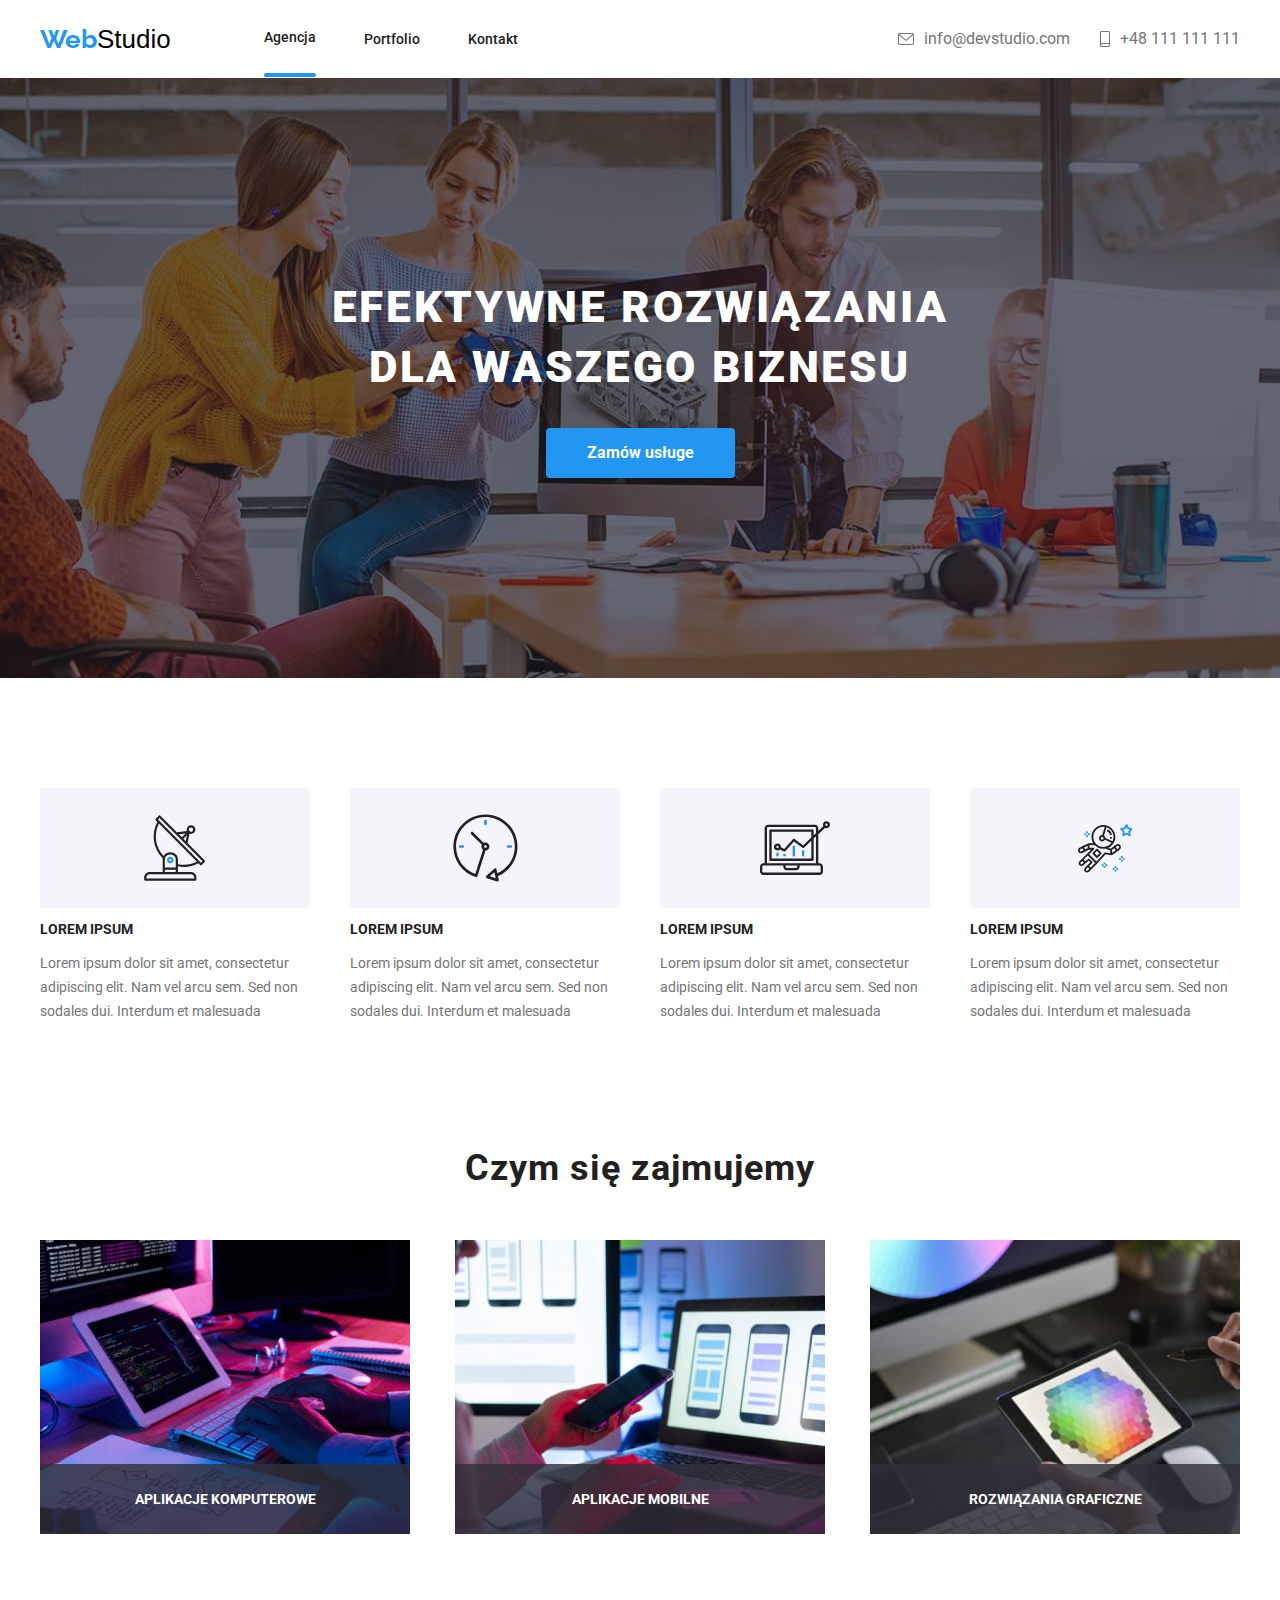
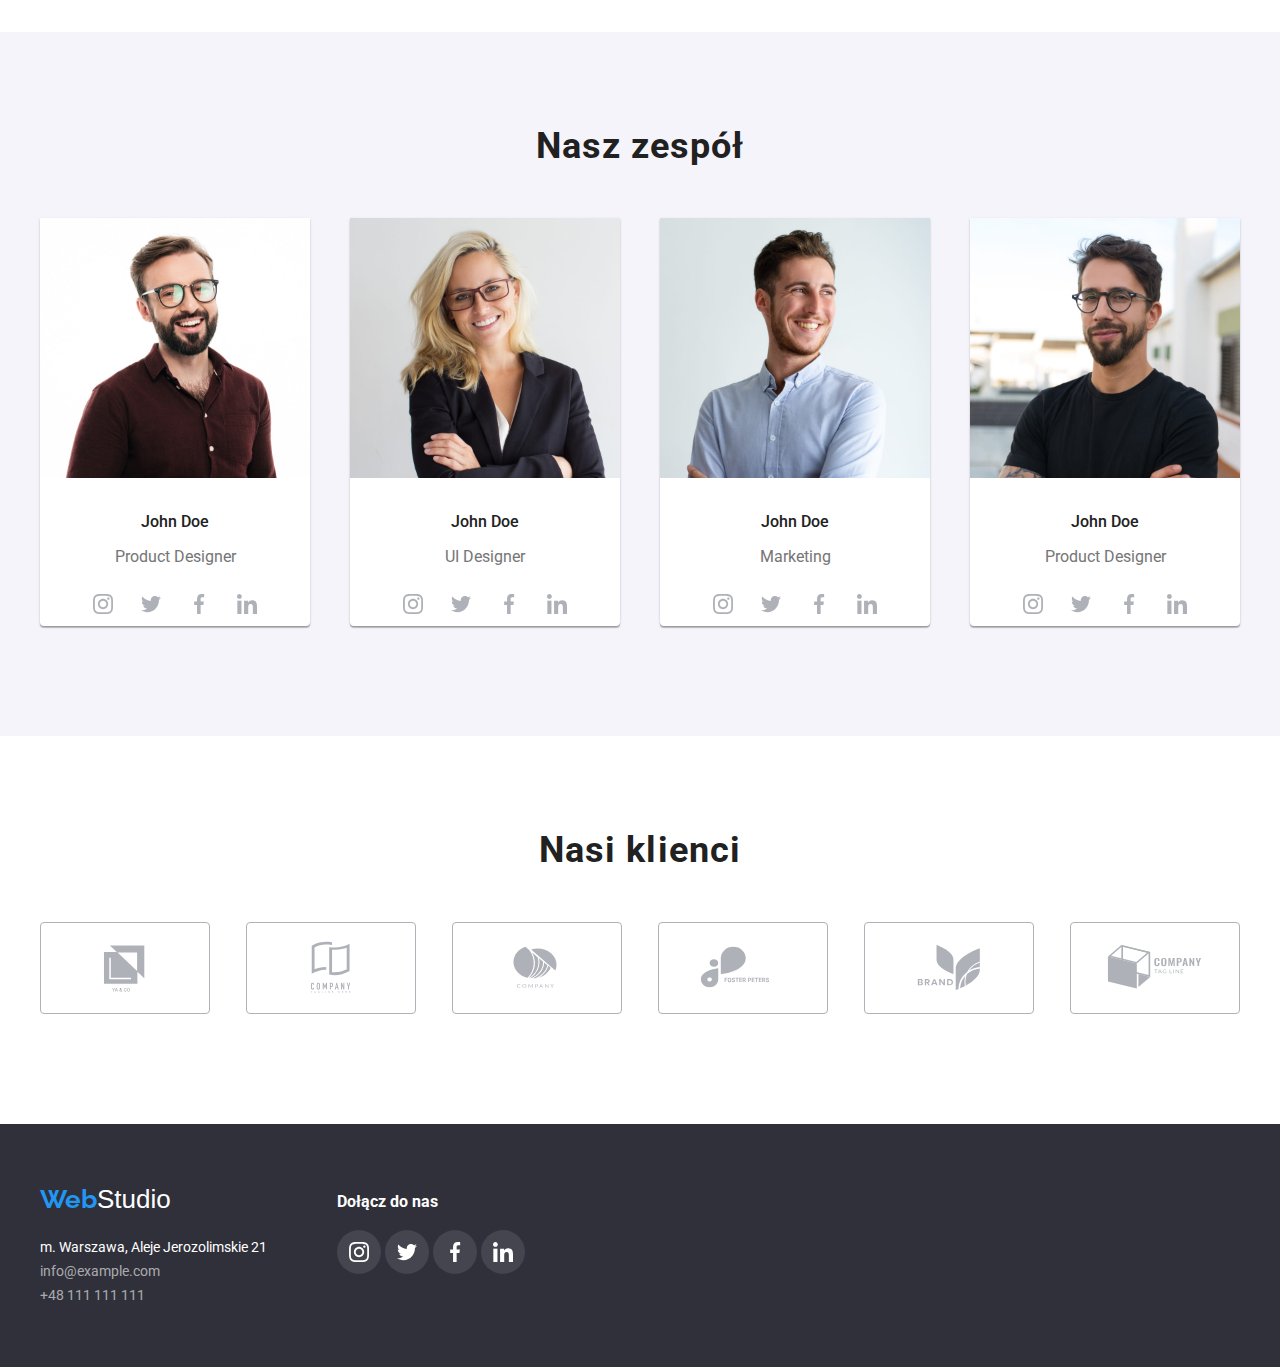
<file: index.html>
<!DOCTYPE html>
<html lang="en">
  <head>
    <meta charset="UTF-8" />
    <meta http-equiv="X-UA-Compatible" content="IE=edge" />
    <meta name="viewport" content="width=device-width, initial-scale=1.0" />
    <link
      rel="stylesheet"
      href="https://cdnjs.cloudflare.com/ajax/libs/modern-normalize/1.0.0/modern-normalize.min.css"
    />
    <link rel="stylesheet" href="css/styles.css" />
    <link rel="preconnect" href="https://fonts.googleapis.com" />
    <link rel="preconnect" href="https://fonts.gstatic.com" crossorigin />
    <link
      href="https://fonts.googleapis.com/css2?family=Raleway:wght@700&family=Roboto:wght@400;500;700;900&display=swap"
      rel="stylesheet"
    />
    <title>Main Page</title>
  </head>
  <body>
    <header class="flex header-style">
      <div class="container flex">
        <div class="flex">
          <a
            class="link-item"
            href="https://jaceksmyl.github.io/goit-markup-hw-01/"
            ><span class="logo">Web</span
            ><span class="logo-header">Studio</span></a
          >
          <nav class="flex">
            <ul class="nav-style flex">
              <li><a class="link active" href="index.html">Agencja</a></li>
              <li>
                <a class="link" href="portfolio.html">Portfolio</a>
              </li>
              <li class="link">Kontakt</li>
            </ul>
          </nav>
        </div>
        <div class="flex">
          <a class="link-item" href="mailto:info@devstudio.com">
            <svg class="icon-header" width="16" height="12">
              <use href="./images/sprite-defs.svg#icon-envelope1"></use>
            </svg>
            info@devstudio.com</a
          >
          <a class="link-item" href="tel:+48111111111">
            <svg class="icon-header" width="10" height="16">
              <use href="./images/sprite-defs.svg#icon-smartphone"></use>
            </svg>
            +48 111 111 111
          </a>
        </div>
      </div>
    </header>
    <main>
      <section class="section-background background-image">
        <div class="title container">
          <h1 class="title-text">EFEKTYWNE ROZWIĄZANIA DLA WASZEGO BIZNESU</h1>
          <button class="button" type="button" data-modal-open>
            Zamów usługe
          </button>
        </div>
      </section>
      <section>
        <div class="container">
          <ul class="flex style-padding">
            <li class="text-list">
              <div class="icons-background">
                <svg width="65.32" height="70">
                  <use href="./images/sprite-defs.svg#icon-antenna-1"></use>
                </svg>
              </div>
              <h3 class="title-text-item">LOREM IPSUM</h3>
              <p class="text">
                Lorem ipsum dolor sit amet, consectetur adipiscing elit. Nam vel
                arcu sem. Sed non sodales dui. Interdum et malesuada
              </p>
            </li>
            <li class="text-list">
              <div class="icons-background">
                <svg class="" width="66.96" height="70">
                  <use href="./images/sprite-defs.svg#icon-clock-1"></use>
                </svg>
              </div>
              <h3 class="title-text-item">LOREM IPSUM</h3>
              <p class="text">
                Lorem ipsum dolor sit amet, consectetur adipiscing elit. Nam vel
                arcu sem. Sed non sodales dui. Interdum et malesuada
              </p>
            </li>
            <li class="text-list">
              <div class="icons-background">
                <svg class="" width="70" height="70">
                  <use href="./images/sprite-defs.svg#icon-diagram-1"></use>
                </svg>
              </div>
              <h3 class="title-text-item">LOREM IPSUM</h3>
              <p class="text">
                Lorem ipsum dolor sit amet, consectetur adipiscing elit. Nam vel
                arcu sem. Sed non sodales dui. Interdum et malesuada
              </p>
            </li>

            <li class="text-list">
              <div class="icons-background">
                <svg class="" width="54.83" height="60.66">
                  <use href="./images/sprite-defs.svg#icon-astronaut-1"></use>
                </svg>
              </div>
              <h3 class="title-text-item">LOREM IPSUM</h3>
              <p class="text">
                Lorem ipsum dolor sit amet, consectetur adipiscing elit. Nam vel
                arcu sem. Sed non sodales dui. Interdum et malesuada
              </p>
            </li>
          </ul>
        </div>
      </section>
      <section>
        <div class="container style-margin">
          <h2 class="title-secondary">Czym się zajmujemy</h2>
          <ul class="flex flex-boxes">
            <li class="label-position">
              <img
                src="images/pc.jpg"
                alt=" ktoś pisze na klawiaturze komutera"
                width="370"
                height="294"
              />
              <p class="label">Aplikacje komputerowe</p>
            </li>
            <li class="label-position">
              <img
                src="images/phone.jpg"
                alt="telefon trzymany w ręce na tle laptopa "
                width="370"
                height="294"
              />
              <p class="label">Aplikacje mobilne</p>
            </li>
            <li class="label-position">
              <img
                src="images/tablet.jpg"
                alt="Ktoś trzyma tablet na tale laptopa"
                width="370"
                height="294"
              />
              <p class="label">Rozwiązania graficzne</p>
            </li>
          </ul>
        </div>
      </section>
      <section class="section-backround-item">
        <div class="container style-color">
          <h2 class="title-secondary">Nasz zespół</h2>
          <ul class="flex flex-boxes">
            <li class="boxes-team box">
              <img
                src="images/man1.jpg"
                alt="Jakiś mężczyzna na zdjęciu"
                width="270"
                height="260"
              />
              <h3 class="name">John Doe</h3>
              <p class="position">Product Designer</p>
              <a class="icons-box">
                <svg class="icon-team">
                  <use href="./images/sprite-defs.svg#icon-instagram"></use>
                </svg>
              </a>
              <a class="icons-box">
                <svg class="icon-team">
                  <use href="./images/sprite-defs.svg#icon-twitter"></use>
                </svg>
              </a>
              <a class="icons-box">
                <svg class="icon-team">
                  <use href="./images/sprite-defs.svg#icon-facebook"></use>
                </svg>
              </a>
              <a class="icons-box">
                <svg class="icon-team">
                  <use href="./images/sprite-defs.svg#icon-linkedin"></use>
                </svg>
              </a>
            </li>
            <li class="boxes-team box">
              <img
                src="images/woman.jpg"
                alt="Jakaś kobieta na zdięciu"
                width="270"
                height="260"
              />
              <h3 class="name">John Doe</h3>
              <p class="position">UI Designer</p>
              <a class="icons-box">
                <svg class="icon-team">
                  <use href="./images/sprite-defs.svg#icon-instagram"></use>
                </svg>
              </a>
              <a class="icons-box">
                <svg class="icon-team">
                  <use href="./images/sprite-defs.svg#icon-twitter"></use>
                </svg>
              </a>
              <a class="icons-box">
                <svg class="icon-team">
                  <use href="./images/sprite-defs.svg#icon-facebook"></use>
                </svg>
              </a>
              <a class="icons-box">
                <svg class="icon-team">
                  <use href="./images/sprite-defs.svg#icon-linkedin"></use>
                </svg>
              </a>
            </li>
            <li class="boxes-team box">
              <img
                src="images/man3.jpg"
                alt="Jakiś mężczyzna na zdjęciu"
                width="270"
                height="260"
              />
              <h3 class="name">John Doe</h3>
              <p class="position">Marketing</p>
              <a class="icons-box">
                <svg class="icon-team">
                  <use href="./images/sprite-defs.svg#icon-instagram"></use>
                </svg>
              </a>
              <a class="icons-box">
                <svg class="icon-team">
                  <use href="./images/sprite-defs.svg#icon-twitter"></use>
                </svg>
              </a>
              <a class="icons-box">
                <svg class="icon-team">
                  <use href="./images/sprite-defs.svg#icon-facebook"></use>
                </svg>
              </a>
              <a class="icons-box">
                <svg class="icon-team">
                  <use href="./images/sprite-defs.svg#icon-linkedin"></use>
                </svg>
              </a>
            </li>
            <li class="boxes-team box">
              <img
                src="images/man2.jpg"
                alt="Jakiś mężczyzna na zdjęciu"
                width="270"
                height="260"
              />
              <h3 class="name">John Doe</h3>
              <p class="position">Product Designer</p>
              <a class="icons-box">
                <svg class="icon-team">
                  <use href="./images/sprite-defs.svg#icon-instagram"></use>
                </svg>
              </a>
              <a class="icons-box">
                <svg class="icon-team">
                  <use href="./images/sprite-defs.svg#icon-twitter"></use>
                </svg>
              </a>
              <a class="icons-box">
                <svg class="icon-team">
                  <use href="./images/sprite-defs.svg#icon-facebook"></use>
                </svg>
              </a>
              <a class="icons-box">
                <svg class="icon-team">
                  <use href="./images/sprite-defs.svg#icon-linkedin"></use>
                </svg>
              </a>
            </li>
          </ul>
        </div>
      </section>
      <section>
        <div class="container container-item">
          <h2 class="title-secondary">Nasi klienci</h2>
          <ul class="customers">
            <li class="customers-box flex">
              <svg class="icon-customers" width="106" height="60">
                <use href="./images/sprite-defs.svg#icon-Logo"></use>
              </svg>
            </li>
            <li class="customers-box flex">
              <svg class="icon-customers" width="106" height="60">
                <use href="./images/sprite-defs.svg#icon-Logo1"></use>
              </svg>
            </li>
            <li class="customers-box flex">
              <svg class="icon-customers" width="106" height="60">
                <use href="./images/sprite-defs.svg#icon-Logo2"></use>
              </svg>
            </li>
            <li class="customers-box flex">
              <svg class="icon-customers" width="106" height="60">
                <use href="./images/sprite-defs.svg#icon-Logo3"></use>
              </svg>
            </li>
            <li class="customers-box flex">
              <svg class="icon-customers" width="106" height="60">
                <use href="./images/sprite-defs.svg#icon-Logo4"></use>
              </svg>
            </li>
            <li class="customers-box flex">
              <svg class="icon-customers" width="106" height="60">
                <use href="./images/sprite-defs.svg#icon-Logo5"></use>
              </svg>
            </li>
          </ul>
        </div>
      </section>
    </main>
    <footer class="footer-color">
      <div class="container flex-footer">
        <div class="footer-position">
          <a
            class="footer-style-item"
            href="https://jaceksmyl.github.io/goit-markup-hw-01/"
            ><span class="logo">Web</span
            ><span class="logo-item">Studio</span></a
          >
          <address>m. Warszawa, Aleje Jerozolimskie 21</address>
          <a class="contacts" href="mailto:info@example.com">info@example.com</a
          ><br />
          <a class="contacts" href="tel:+48111111111">+48 111 111 111</a>
        </div>
        <div class="footer-position footer-position-item">
          <p class="style">Dołącz do nas</p>
          <a class="icon-footer-item">
            <svg class="icon-footer">
              <use href="./images/sprite-defs.svg#icon-instagram"></use>
            </svg>
          </a>
          <a class="icon-footer-item">
            <svg class="icon-footer">
              <use href="./images/sprite-defs.svg#icon-twitter"></use>
            </svg>
          </a>
          <a class="icon-footer-item">
            <svg class="icon-footer">
              <use href="./images/sprite-defs.svg#icon-facebook"></use>
            </svg>
          </a>
          <a class="icon-footer-item">
            <svg class="icon-footer">
              <use href="./images/sprite-defs.svg#icon-linkedin"></use>
            </svg>
          </a>
        </div>
      </div>
    </footer>
    <div class="backdrop is-hidden" data-modal>
      <div class="modal">
        <button type="button" class="close-btn" data-modal-close>
          <svg class="close-btn-item">
            <use href="./images/sprite-close.svg#icon-icon-close"></use>
          </svg>
        </button>
      </div>
    </div>
    <script src="./js/modal.js"></script>
  </body>
</html>
</file>
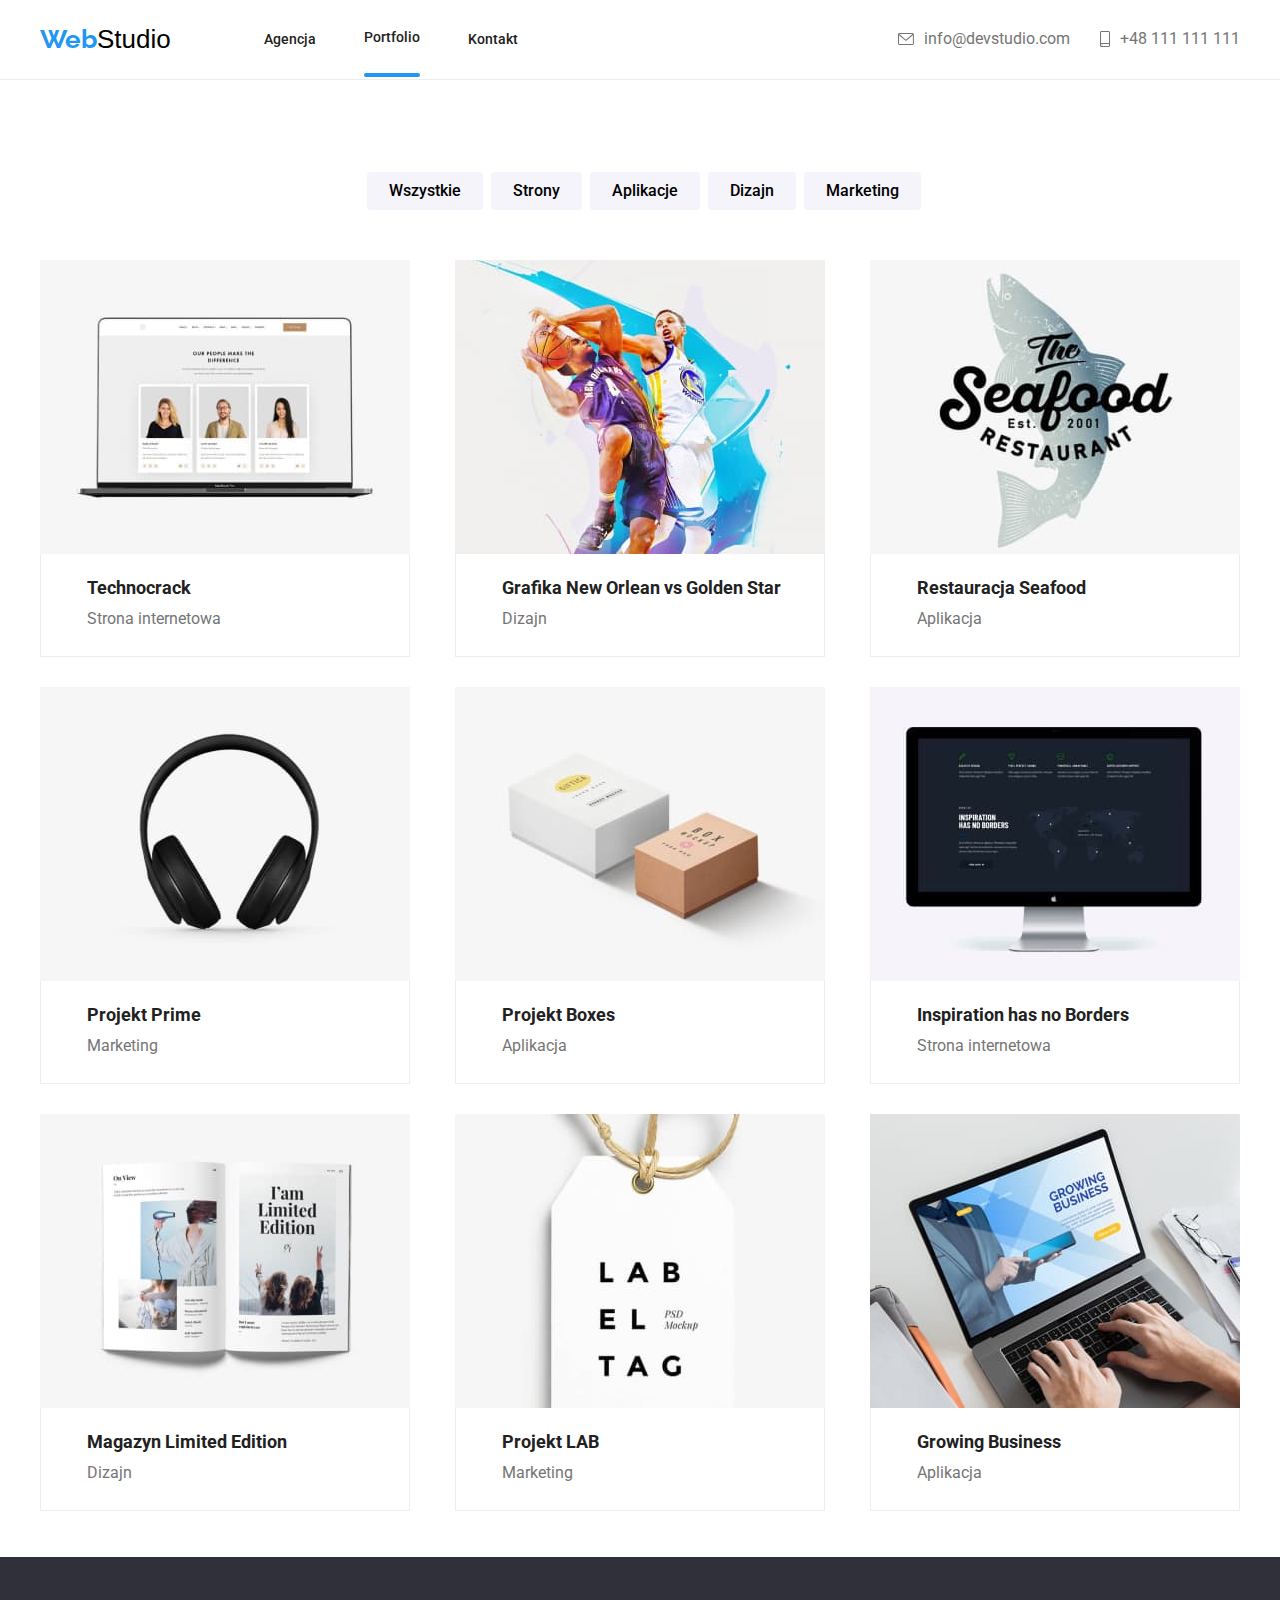
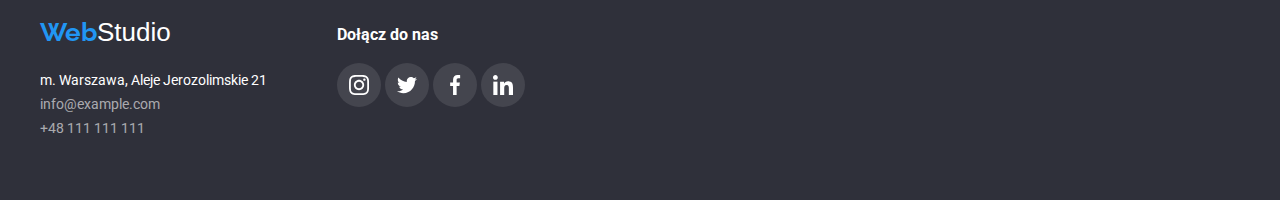
<file: portfolio.html>
<!DOCTYPE html>
<html lang="en">
  <head>
    <meta charset="UTF-8" />
    <meta http-equiv="X-UA-Compatible" content="IE=edge" />
    <meta name="viewport" content="width=device-width, initial-scale=1.0" />
    <link
      rel="stylesheet"
      href="https://cdnjs.cloudflare.com/ajax/libs/modern-normalize/1.0.0/modern-normalize.min.css"
    />
    <link rel="stylesheet" href="css/styles.css" />
    <link rel="preconnect" href="https://fonts.googleapis.com" />
    <link rel="preconnect" href="https://fonts.gstatic.com" crossorigin />
    <link
      href="https://fonts.googleapis.com/css2?family=Raleway:wght@700&family=Roboto:wght@400;500;700;900&display=swap"
      rel="stylesheet"
    />
    <title>Portfolio</title>
  </head>
  <body>
    <header class="flex header-style">
      <div class="container flex">
        <div class="flex">
          <a
            class="link-item"
            href="https://jaceksmyl.github.io/goit-markup-hw-01/"
            ><span class="logo">Web</span
            ><span class="logo-header">Studio</span></a
          >
          <nav class="flex">
            <ul class="nav-style flex">
              <li><a class="link" href="index.html">Agencja</a></li>
              <li>
                <a class="link active" href="portfolio.html">Portfolio</a>
              </li>
              <li class="link">Kontakt</li>
            </ul>
          </nav>
        </div>
        <div class="flex">
          <a class="link-item" href="mailto:info@devstudio.com">
            <svg class="icon-header" width="16" height="12">
              <use href="./images/sprite-defs.svg#icon-envelope1"></use>
            </svg>
            info@devstudio.com</a
          >
          <a class="link-item" href="tel:+48111111111">
            <svg class="icon-header" width="10" height="16">
              <use href="./images/sprite-defs.svg#icon-smartphone"></use>
            </svg>
            +48 111 111 111
          </a>
        </div>
      </div>
    </header>
    <main>
      <section>
        <div class="container">
          <ul class="menu flex-portfolio">
            <li><button class="buttons" type="button">Wszystkie</button></li>
            <li><button class="buttons" type="button">Strony</button></li>
            <li><button class="buttons" type="button">Aplikacje</button></li>
            <li><button class="buttons" type="button">Dizajn</button></li>
            <li><button class="buttons" type="button">Marketing</button></li>
          </ul>
        </div>
      </section>
      <section>
        <div class="container size-item">
          <ul class="flex flex-wrap">
            <li class="box-shadow">
              <div class="box-hidden">
                <img
                  src="images/webside.jpg"
                  alt="webside"
                  width="370"
                  height="294"
                />
                <div class="overlay">
                  <p>
                    Technocrack jest popularną platformą wykorzystywaną do
                    rozpowszechniania koronawirusa. Firmy wykorzystują tę
                    platformę do celów szpiegowskich i ataków na
                    niezabezpieczone serwery konkurencji.
                  </p>
                </div>
              </div>
              <div class="boxes">
                <h3 class="description">Technocrack</h3>
                <p class="description-item">Strona internetowa</p>
              </div>
            </li>

            <li class="box-shadow">
              <div class="box-hidden">
                <img
                  src="images/basket.jpg"
                  alt="basket"
                  width="370"
                  height="294"
                />
                <div class="overlay">
                  <p>
                    Technocrack jest popularną platformą wykorzystywaną do
                    rozpowszechniania koronawirusa. Firmy wykorzystują tę
                    platformę do celów szpiegowskich i ataków na
                    niezabezpieczone serwery konkurencji.
                  </p>
                </div>
              </div>
              <div class="boxes">
                <h3 class="description">Grafika New Orlean vs Golden Star</h3>
                <p class="description-item">Dizajn</p>
              </div>
            </li>
            <li class="box-shadow">
              <div class="box-hidden">
                <img
                  src="images/imgseafood.jpg"
                  alt="seafood"
                  width="370"
                  height="294"
                />
                <div class="overlay">
                  <p>
                    Technocrack jest popularną platformą wykorzystywaną do
                    rozpowszechniania koronawirusa. Firmy wykorzystują tę
                    platformę do celów szpiegowskich i ataków na niezabezpieczone
                    serwery konkurencji.
                  </p>
                </div>
              </div>
              <div class="boxes">
                <h3 class="description">Restauracja Seafood</h3>
                <p class="description-item">Aplikacja</p>
              </div>
            </li>
            <li class="box-shadow">
              <div class="box-hidden">
                <img
                  src="images/imgheadphones.jpg"
                  alt="headphones"
                  width="370"
                  height="294"
                />
                <div class="overlay">
                  <p>
                    Technocrack jest popularną platformą wykorzystywaną do
                    rozpowszechniania koronawirusa. Firmy wykorzystują tę
                    platformę do celów szpiegowskich i ataków na niezabezpieczone
                    serwery konkurencji.
                  </p>
                </div>
              </div>
              <div class="boxes">
                <h3 class="description">Projekt Prime</h3>
                <p class="description-item">Marketing</p>
              </div>
            </li>
            <li class="box-shadow">
              <div class="box-hidden">
                <img src="images/box.jpg" alt="boxes" width="370" height="294" />
                <div class="overlay">
                  <p>
                    Technocrack jest popularną platformą wykorzystywaną do
                    rozpowszechniania koronawirusa. Firmy wykorzystują tę
                    platformę do celów szpiegowskich i ataków na niezabezpieczone
                    serwery konkurencji
                  </p>
                </div>
              </div>
              <div class="boxes">
                <h3 class="description">Projekt Boxes</h3>
                <p class="description-item">Aplikacja</p>
              </div>
            </li>
            <li class="box-shadow">
              <div class="box-hidden">

                  <img
                    src="images/screen.jpg"
                    alt="screen"
                    width="370"
                    height="294"
                  />
                  <div class="overlay">
                    <p>
                      Technocrack jest popularną platformą wykorzystywaną do
                      rozpowszechniania koronawirusa. Firmy wykorzystują tę
                      platformę do celów szpiegowskich i ataków na niezabezpieczone
                      serwery konkurencji.
                    </p>
                  </div>
              </div>
              <div class="boxes">
                <h3 class="description">Inspiration has no Borders</h3>
                <p class="description-item">Strona internetowa</p>
              </div>
            </li>
            <li class="box-shadow">
              <div class="box-hidden">
                  <img
                    src="images/booklet.jpg"
                    alt="booklet"
                    width="370"
                    height="294"
                  />
                  <div class="overlay">
                    <p>
                      Technocrack jest popularną platformą wykorzystywaną do
                      rozpowszechniania koronawirusa. Firmy wykorzystują tę
                      platformę do celów szpiegowskich i ataków na niezabezpieczone
                      serwery konkurencji.
                    </p>
                  </div>
              </div>
              <div class="boxes">
                <h3 class="description">Magazyn Limited Edition</h3>
                <p class="description-item">Dizajn</p>
              </div>
            </li>
            <li class="box-shadow">
              <div class="box-hidden">

                  <img
                    src="images/labeltag.jpg"
                    alt="lebeltag"
                    width="370"
                    height="294"
                  />
                  <div class="overlay">
                    <p>
                      Technocrack jest popularną platformą wykorzystywaną do
                      rozpowszechniania koronawirusa. Firmy wykorzystują tę
                      platformę do celów szpiegowskich i ataków na niezabezpieczone
                      serwery konkurencji.
                    </p>
                  </div>
              </div>
              <div class="boxes">
                <h3 class="description">Projekt LAB</h3>
                <p class="description-item">Marketing</p>
              </div>
            </li>
            <li class="box-shadow">
                <div  class="box-hidden">
                  <img
                    src="images/laptop.jpg"
                    alt="laptop"
                    width="370"
                    height="294"
                  />
                  <div class="overlay">
                    <p>
                      Technocrack jest popularną platformą wykorzystywaną do
                      rozpowszechniania koronawirusa. Firmy wykorzystują tę
                      platformę do celów szpiegowskich i ataków na niezabezpieczone
                      serwery konkurencji.
                    </p>
                  </div>
              </div>
              <div class="boxes">
                <h3 class="description">Growing Business</h3>
                <p class="description-item">Aplikacja</p>
              </div>
            </li>
          </ul>
        </div>
      </section>
    </main>
    <footer class="footer-color">
      <div class="container flex-footer">
        <div class="footer-position">
          <a
            class="footer-style-item"
            href="https://jaceksmyl.github.io/goit-markup-hw-01/"
            ><span class="logo">Web</span
            ><span class="logo-item">Studio</span></a
          >
          <address>m. Warszawa, Aleje Jerozolimskie 21</address>
          <a class="contacts" href="mailto:info@example.com">info@example.com</a
          ><br />
          <a class="contacts" href="tel:+48111111111">+48 111 111 111</a>
        </div>
        <div class="footer-position footer-position-item">
          <p class="style">Dołącz do nas</p>
          <a class="icon-footer-item">
            <svg class="icon-footer">
              <use href="./images/sprite-defs.svg#icon-instagram"></use>
            </svg>
          </a>
          <a class="icon-footer-item">
            <svg class="icon-footer">
              <use href="./images/sprite-defs.svg#icon-twitter"></use></svg
          ></a>
          <a class="icon-footer-item">
            <svg class="icon-footer">
              <use href="./images/sprite-defs.svg#icon-facebook"></use>
            </svg>
          </a>
          <a class="icon-footer-item">
            <svg class="icon-footer">
              <use href="./images/sprite-defs.svg#icon-linkedin"></use></svg
          ></a>
        </div>
      </div>
    </footer>
  </body>
</html>
</file>
<file: css/styles.css>
*::before,
*::after {
  box-sizing: border-box;
}

body {
  font-family: "Roboto", "Raleway", sans-serif;
}

.nav-style {
  font-family: "Roboto", sans-serif;
  font-weight: 500;
  font-size: 14px;
  line-height: 1.14;
  width: 254px;
  justify-content: space-between;
  padding: 0px;
  margin-left: 93px;
}
.header-style {
  border-bottom: 1px solid #ececec;
  height: 80px;
  margin-bottom: -2px;
}

.link {
  text-decoration: none;
  font-family: "Roboto", sans-serif;
  cursor: pointer;
  color: #212121;
  transition: cubic-bezier(0.4, 0, 0.2, 1);
  transition-duration: 250ms;
  transition-property: color;
}
.link-item {
  text-decoration: none;
  color: #757575;
  margin-right: 0px;
  display: flex;
  justify-content: center;
  align-items: center;
  transition: cubic-bezier(0.4, 0, 0.2, 1);
  transition-duration: 250ms;
  transition-property: color, fill;
}
.link-item:hover,
.link-item:hover svg {
  fill: #2196f3;
  color: #2196f3;
  cursor: pointer;
}

.icon-header {
  fill: #757575;
  margin-right: 10px;
  margin-left: 30px;
  transition: cubic-bezier(0.4, 0, 0.2, 1);
  transition-duration: 250ms;
  transition: color;
}

.link:focus,
.link:hover {
  color: rgba(33, 150, 243, 1);
}

.title {
  color: #ffffff;
  height: 600px;
  text-align: center;
  padding-bottom: 94px;
}
.section-background {
  background: #2f303a;
}
.section-backround-item {
  background: #f5f4fa;
}
.background-image {
  background-image: linear-gradient(
      rgba(47, 48, 58, 0.4),
      rgba(47, 48, 58, 0.4)
    ),
    url("../images/overlay.jpg");
  background-repeat: no-repeat;
  background-position: 50% 50%;
  max-width: 1600px;
  margin: 0 auto;
}

.title-text {
  font-weight: 900;
  font-size: 44px;
  line-height: 1.36;
  letter-spacing: 0.06em;
  text-transform: uppercase;
  width: 696px;
  padding-top: 200px;
  border: 0px;
  text-align: center;
  margin: 0 auto;
}

.button {
  margin-top: 30px;
  line-height: 1.875;
  background-color: rgba(33, 150, 243, 1);
  color: rgba(255, 255, 255, 1);
  border-radius: 4px;
  font-weight: 700;
  padding: 10px 41px;
  border: 0px;
}
.button:hover {
  cursor: pointer;
}

.text-list {
  box-sizing: border-box;
}
.title-text-item {
  font-weight: 700;
  font-size: 14px;
  line-height: 1.14;
  color: #212121;
  width: 270px;
}

.text {
  font-size: 14px;
  line-height: 1.714;
  color: #757575;
  width: 270px;
}

.team {
  background: #f5f4fa;
}
.title-secondary {
  font-family: Roboto;
  font-size: 36px;
  font-weight: 700;
  line-height: 1.16;
  letter-spacing: 0.03em;
  color: rgba(33, 33, 33, 1);
  text-align: center;
  margin-bottom: 50px;
  margin-top: 0px;
}

.name {
  font-weight: 500;
  font-size: 16px;
  line-height: 1.187;
  color: rgba(33, 33, 33, 1);
  margin-top: 30px;
}
.position {
  color: rgba(117, 117, 117, 1);
  font-size: 16px;
  line-height: 1.187;
  margin-top: 10px;
}

.footer-style {
  padding-top: 60px;
  height: 252px;
}
.footer-style-item {
  text-decoration: none;
}
.footer-color {
  background: #2f303a;
  display: flex;
}
.logo {
  font-family: "Raleway", sans-serif;
  font-weight: 700;
  font-size: 26px;
  line-height: 1.192;
  color: #2196f3;
  transition: cubic-bezier(0.4, 0, 0.2, 1);
  transition-duration: 250ms;
}
.logo-item {
  font-family: "Oleo Script", sans-serif;
  font-size: 26px;
  line-height: 1.192;
  color: #ffffff;
  transition: cubic-bezier(0.4, 0, 0.2, 1);
  transition-duration: 250ms;
}

.logo-header {
  font-family: "Oleo Script", sans-serif;
  font-size: 26px;
  line-height: 1.38;
  color: black;
  transition: cubic-bezier(0.4, 0, 0.2, 1);
  transition-duration: 250ms;
}

address {
  font-size: 14px;
  line-height: 1.724;
  color: #ffffff;
  padding-top: 20px;
  font-style: normal;
}
.contacts {
  font-size: 14px;
  line-height: 1.724;
  color: rgba(255, 255, 255, 0.6);
  text-decoration: none;
}
.contacts-portfolio {
  font-size: 14px;
  line-height: 1.724;
  color: rgba(255, 255, 255, 0.6);
}
.menu {
  font-weight: 500;
  font-size: 16px;
  line-height: 1.625;
  padding-left: 0px;
}
.buttons {
  padding: 6px 22px;
  border-style: none;
  border-radius: 4px;
  background: #f5f4fa;
  font-family: "Roboto";
  font-weight: 500;
  font-size: 16px;
  line-height: 26px;
  margin-left: 8px;
  transition: cubic-bezier(0.4, 0, 0.2, 1);
  transition-duration: 250ms;
  transition-property: color, background-color;
}
.buttons:focus,
.buttons:hover {
  background-color: #2196f3;
  color: #ffffff;
  cursor: pointer;
}

.description {
  font-weight: 700;
  font-size: 18px;
  line-height: 2;
  width: 322px;
  height: 36px;
  color: #212121;
  padding-left: 24px;
  margin: 0px;
}

.description-item {
  font-weight: 400;
  font-size: 16px;
  line-height: 1.625;
  width: 322px;
  height: 30px;
  color: #757575;
  padding-left: 24px;
  margin: 0px;
}
.box {
  box-sizing: content-box;
  border-radius: 0px 0px 4px 4px;
  width: 270px;
  text-align: center;
}
.box-shadow {
  margin-bottom: 30px;
  transition: cubic-bezier(0.4, 0, 0.2, 1);
  transition-duration: 250ms;
  transition-property: box-shadow, overlay;
  position: relative;
}
.box-hidden {
  width: 370px;
  height: 294px;
  overflow: hidden;
}

.box-shadow:hover {
  cursor: pointer;
  box-shadow: 0px 1px 1px rgba(0, 0, 0, 0.12), 0px 4px 4px rgba(0, 0, 0, 0.06),
    1px 4px 6px rgba(0, 0, 0, 0.16);
}
.boxes {
  border-left: 1px solid rgba(238, 238, 238, 1);
  border-bottom: 1px solid rgba(238, 238, 238, 1);
  border-right: 1px solid rgba(238, 238, 238, 1);
  padding: 20px 22px;
  margin-top: -4px;
}
.boxes-team {
  box-shadow: 0px 1px 3px rgba(0, 0, 0, 0.12), 0px 1px 1px rgba(0, 0, 0, 0.14),
    0px 2px 1px rgba(0, 0, 0, 0.2);
  border-radius: 0px 0px 4px 4px;
  background: #ffffff;
}
.flex-boxes {
  align-items: center;
  padding-left: 0px;
}
.container {
  width: 1200px;
  margin: 0 auto;
}
.flex {
  display: flex;
  list-style: none;
  justify-content: space-between;
  align-items: center;
}
.flex-portfolio {
  display: flex;
  list-style: none;
  justify-content: center;
  align-content: flex-start;
  margin-top: 94px;
  margin-bottom: 50px;
}
.flex-wrap {
  flex-wrap: wrap;
  padding-left: 0px;
}
.style-color {
  padding-bottom: 94px;
  padding-top: 94px;
  padding-left: 0px;
}
.style-padding {
  padding-bottom: 94px;
  padding-top: 94px;
  padding-left: 0px;
}
.size-item {
  margin-top: 34px;
}
.style-margin {
  margin-bottom: 94px;
}

.icon:hover {
  fill: #2196f3;
  cursor: pointer;
}
.icon {
  fill: #757575;
  margin-right: 10px;
}
.icon-team {
  width: 20px;
  height: 20px;
  transition: cubic-bezier(0.4, 0, 0.2, 1);
  transition-duration: 250ms;
}
.icons-box {
  display: inline-flex;
  fill: #afb1b8;
  width: 44px;
  height: 44px;
  align-items: center;
  justify-content: center;
}
.icons-box:hover {
  background: #2196f3;
  border-radius: 50%;
  fill: white;
  cursor: pointer;
}

.icon-customers {
  display: flex;
  fill: #afb1b8;
  transition: cubic-bezier(0.4, 0, 0.2, 1);
  transition-duration: 250ms;
  transition-property: fill;
}

.icons-background {
  background: #f5f4fa;
  border-radius: 4px;
  width: 270px;
  height: 120px;
  display: flex;
  justify-content: center;
  align-items: center;
}

.customers {
  list-style: none;
  padding: 0px;
  display: flex;
  justify-content: space-between;
}
.customers-box {
  box-sizing: border-box;
  border: 1px solid #afb1b8;
  border-radius: 4px;
  display: flex;
  justify-content: center;
  width: 170px;
  height: 92px;
}

.container-item {
  padding-bottom: 94px;
  padding-top: 94px;
}

.customers-box:hover svg {
  cursor: pointer;
  fill: #2196f3;
}
.customers-box:hover {
  border: 1px solid #2196f3;
  border-radius: 4px;
  cursor: pointer;
}

.icon-footer {
  fill: #ffffff;
  width: 20px;
  height: 20px;
}
.icon-footer-item {
  display: inline-flex;
  fill: white;
  cursor: pointer;
  background: rgba(255, 255, 255, 0.1);
  border-radius: 50%;
  width: 44px;
  height: 44px;
  align-items: center;
  justify-content: center;
  flex-direction: row;
  transition: cubic-bezier(0.4, 0, 0.2, 1);
  transition-duration: 250ms;
  transition-property: background-color;
}
.icon-footer-item:hover {
  background-color: #2196f3;
}

.flex-footer {
  display: flex;
}
.style {
  color: #ffffff;
  font-weight: 700;
  font-size: 16px;
  line-height: 16px;
  margin: 0 auto;
  padding-bottom: 20px;
  padding-top: 10px;
}
.footer-position {
  padding-top: 60px;
  padding-bottom: 60px;
}
.footer-position-item {
  margin-left: 70px;
}
.label {
  position: absolute;
  top: 0;
  right: 0;
  color: red;
  width: 370px;
  height: 70px;
  background: rgba(47, 48, 58, 0.8);
  margin: 0px;
  top: 224px;
  text-align: center;
  padding-top: 27px;
  font-weight: 700;
  font-size: 14px;
  line-height: 16px;
  text-transform: uppercase;
  color: #ffffff;
}
.label-position {
  position: relative;
}
.active::after {
  content: "";
  display: block;
  border: 2px solid #2196f3;
  border-radius: 2px;
  position: relative;
  top: 28px;
}
.overlay {
  position: relative;
  margin: 0;
  width: 100%;
  height: 100%;
  background: rgba(33, 150, 243, 0.9);
  transition: cubic-bezier(0.4, 0, 0.2, 1);
  transition-duration: 250ms;
}

.overlay > p {
  color: #fff;
  padding: 49px 45px 49px 24px;
  margin-top: 0;
  font-weight: 400;
  font-size: 18px;
  line-height: 28px;
  letter-spacing: 0.03em;
}
.box-hidden:hover .overlay {
  transform: translateY(-100%);
  transition: transform 250ms;
  margin: 0px;
}
.backdrop {
  position: fixed;
  left: 0;
  top: 0;
  width: 100%;
  height: 100%;
  background-color: rgba(0, 0, 0, 0.2);
  transform: translate( 0px,  0px)


}
.modal {
  position: absolute;
  top: 50%;
  left: 50%;
  transform: translate(-50%, -50%);
  width: 528px;
  min-height: 581px;
  background-color: #fff;
}
.close-btn {
  position: absolute;
  top: 8px;
  right: 8px;
  width: 30px;
  height: 30px;
  background-color: transparent;
  border-radius: 50%;
  border: 1px solid rgba(0, 0, 0, 0.1);
  cursor: pointer;
}
.close-btn-item {
  width: 100%;
  height: 100%;
}
.is-hidden {
  opacity: 0;
  visibility: hidden;
  pointer-events: none;
}
</file>
